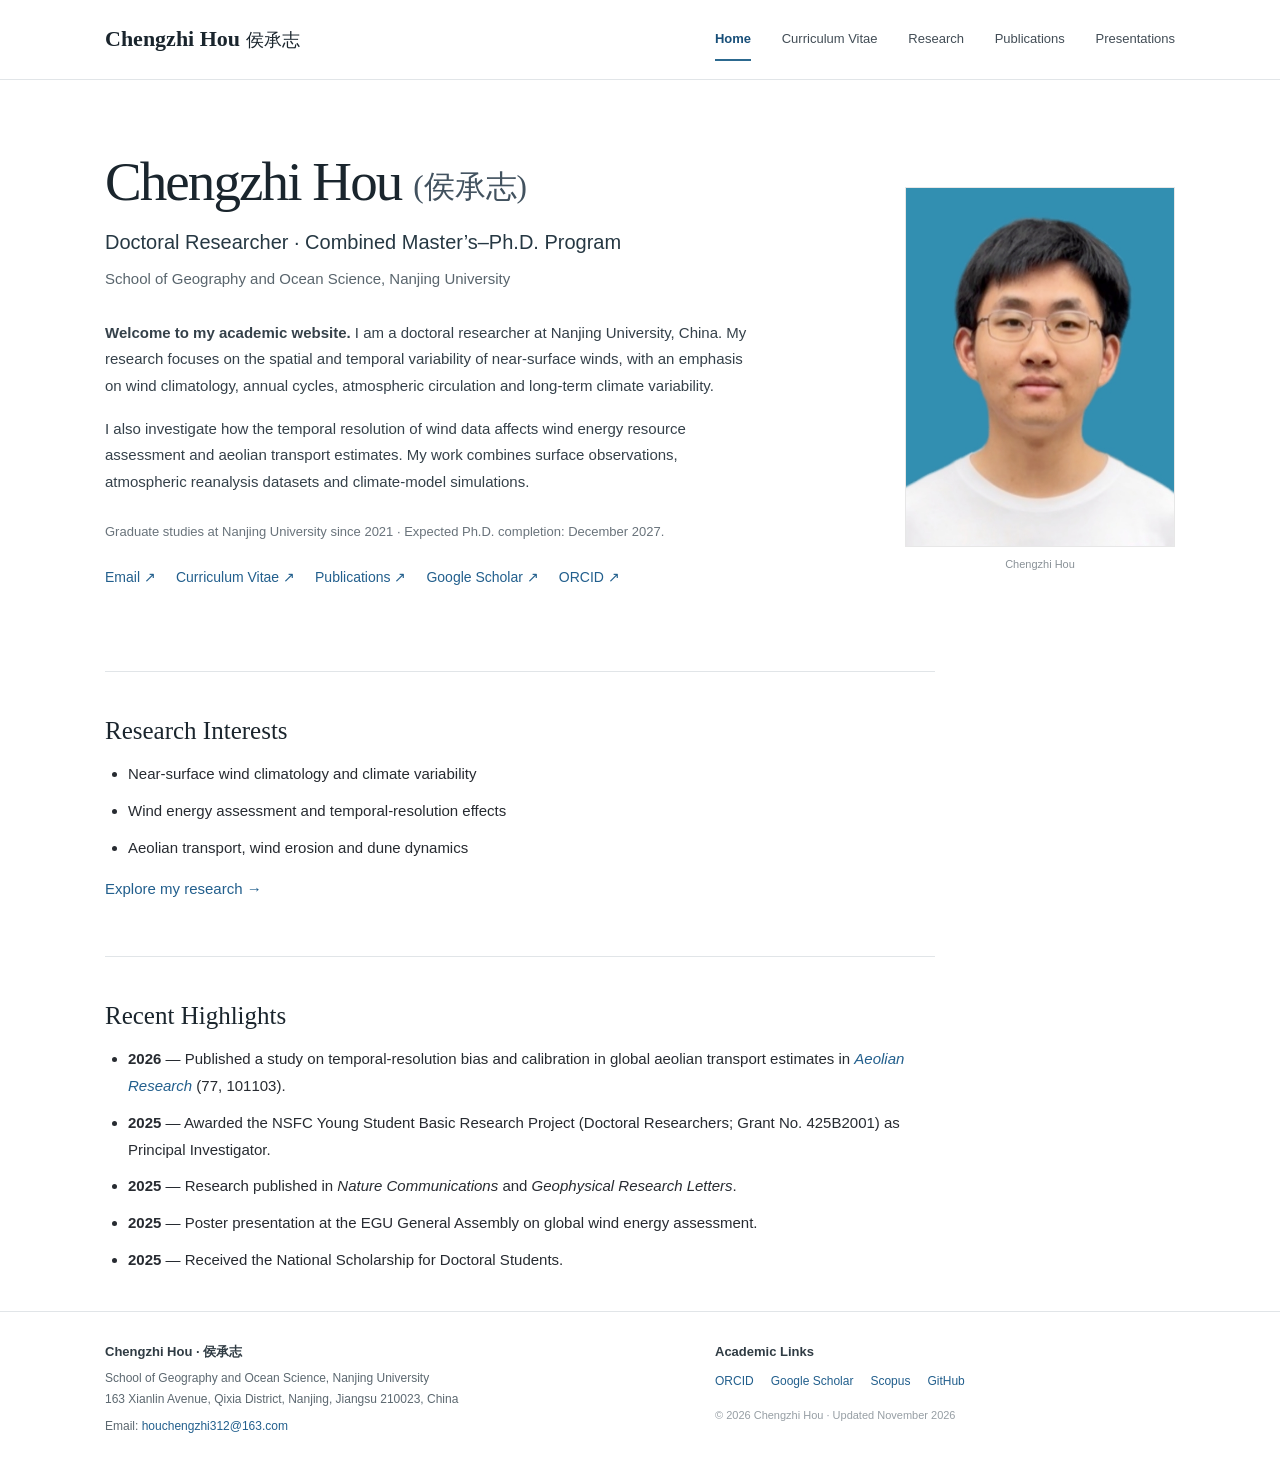
<file: index.html>
<!DOCTYPE html>
<html lang="en">
<head>
<meta charset="utf-8">
<meta name="viewport" content="width=device-width, initial-scale=1">
<meta name="theme-color" content="#ffffff">
<meta name="author" content="Chengzhi Hou">
<meta name="robots" content="index, follow, max-image-preview:large">
<meta name="description" content="Official academic homepage of Chengzhi Hou (侯承志), doctoral researcher at Nanjing University. Research in near-surface wind climatology, climate variability, wind energy and aeolian processes.">
<link rel="canonical" href="https://chengzhihou.github.io/">
<meta property="og:site_name" content="Chengzhi Hou | Nanjing University">
<meta property="og:type" content="profile">
<meta property="og:title" content="Chengzhi Hou (侯承志) | Nanjing University | Wind Climatology">
<meta property="og:description" content="Official academic homepage of Chengzhi Hou (侯承志), doctoral researcher at Nanjing University. Research in near-surface wind climatology, climate variability, wind energy and aeolian processes.">
<meta property="og:url" content="https://chengzhihou.github.io/">
<meta property="og:image" content="https://chengzhihou.github.io/assets/chengzhi-hou.jpg">
<meta property="og:image:alt" content="Chengzhi Hou, doctoral researcher at Nanjing University">
<meta name="twitter:card" content="summary_large_image">
<meta name="twitter:title" content="Chengzhi Hou (侯承志) | Nanjing University | Wind Climatology">
<meta name="twitter:description" content="Official academic homepage of Chengzhi Hou (侯承志), doctoral researcher at Nanjing University. Research in near-surface wind climatology, climate variability, wind energy and aeolian processes.">
<title>Chengzhi Hou (侯承志) | Nanjing University | Wind Climatology</title>
<link rel="icon" type="image/svg+xml" href="./assets/favicon.svg">
<link rel="stylesheet" href="./assets/styles.css">
<script type="application/ld+json">{"@context":"https://schema.org","@graph":[{"@type":"Person","@id":"https://chengzhihou.github.io/#chengzhi-hou","name":"Chengzhi Hou","givenName":"Chengzhi","familyName":"Hou","alternateName":"侯承志","url":"https://chengzhihou.github.io/","image":"https://chengzhihou.github.io/assets/chengzhi-hou.jpg","jobTitle":"Doctoral Researcher","affiliation":{"@type":"CollegeOrUniversity","name":"Nanjing University","url":"https://www.nju.edu.cn/"},"sameAs":["https://orcid.org/0000-0002-6966-904X","https://scholar.google.com/citations?user=AGvn68sAAAAJ","https://www.scopus.com/authid/detail.uri?authorId=57992245100"],"knowsAbout":["near-surface wind climatology","climate variability","wind energy assessment","aeolian transport","ERA5 atmospheric reanalysis"]},{"@type":"WebSite","@id":"https://chengzhihou.github.io/#website","name":"Chengzhi Hou Academic Website","url":"https://chengzhihou.github.io/","inLanguage":"en","about":{"@id":"https://chengzhihou.github.io/#chengzhi-hou"}}]}</script>
</head>
<body>
<a class="skip" href="#main">Skip to main content</a>
<header class="site-header"><div class="container header-inner"><a class="brand" href="./">Chengzhi Hou <span lang="zh-CN" style="font-family:'Noto Serif SC','Songti SC',serif;font-weight:normal;font-size:.8em;">侯承志</span></a><nav class="nav" aria-label="Main navigation"><a href="./" aria-current="page">Home</a>
<a href="./curriculum-vitae/">Curriculum Vitae</a>
<a href="./research/">Research</a>
<a href="./publications/">Publications</a>
<a href="./presentations/">Presentations</a></nav></div></header>
<main id="main">
<div class="container">
  <section class="home-hero" aria-labelledby="home-title"><div class="home-hero-inner">
    <div>
      <h1 id="home-title" class="name">Chengzhi Hou <span class="cn" lang="zh-CN">(侯承志)</span></h1>
      <p class="role">Doctoral Researcher · Combined Master’s–Ph.D. Program</p>
      <p class="institution">School of Geography and Ocean Science, Nanjing University</p>
      <p class="intro"><span class="lead">Welcome to my academic website.</span> I am a doctoral researcher at Nanjing University, China. My research focuses on the spatial and temporal variability of near-surface winds, with an emphasis on wind climatology, annual cycles, atmospheric circulation and long-term climate variability.</p>
      <p class="intro">I also investigate how the temporal resolution of wind data affects wind energy resource assessment and aeolian transport estimates. My work combines surface observations, atmospheric reanalysis datasets and climate-model simulations.</p>
      <p class="hero-note">Graduate studies at Nanjing University since 2021 · Expected Ph.D. completion: December 2027.</p>
      <div class="link-row"><a href="mailto:houchengzhi312@163.com">Email ↗</a><a href="./curriculum-vitae/">Curriculum Vitae ↗</a><a href="./publications/">Publications ↗</a><a href="https://scholar.google.com/citations?user=AGvn68sAAAAJ" target="_blank" rel="noopener noreferrer">Google Scholar ↗</a><a href="https://orcid.org/0000-0002-6966-904X" target="_blank" rel="noopener noreferrer">ORCID ↗</a></div>
    </div>
    <figure class="portrait-wrap"><img class="portrait" src="./assets/chengzhi-hou.jpg" alt="Portrait provided by Chengzhi Hou" width="480" height="640"><figcaption class="portrait-caption">Chengzhi Hou</figcaption></figure>
  </div></section>
  <div class="separator"></div>
  <section class="home-section"><h2 class="section-title">Research Interests</h2>
    <ul class="small-list"><li>Near-surface wind climatology and climate variability</li><li>Wind energy assessment and temporal-resolution effects</li><li>Aeolian transport, wind erosion and dune dynamics</li></ul>
    <p><a href="./research/">Explore my research →</a></p>
  </section>
  <div class="separator"></div>
  <section class="home-section"><h2 class="section-title">Recent Highlights</h2>
    <ul class="small-list"><li><strong>2026</strong> — Published a study on temporal-resolution bias and calibration in global aeolian transport estimates in <em><a href="https://doi.org/10.1016/j.aeolia.2026.101103" target="_blank" rel="noopener noreferrer">Aeolian Research</a></em> (77, 101103).</li><li><strong>2025</strong> — Awarded the NSFC Young Student Basic Research Project (Doctoral Researchers; Grant No. 425B2001) as Principal Investigator.</li><li><strong>2025</strong> — Research published in <em>Nature Communications</em> and <em>Geophysical Research Letters</em>.</li><li><strong>2025</strong> — Poster presentation at the EGU General Assembly on global wind energy assessment.</li><li><strong>2025</strong> — Received the National Scholarship for Doctoral Students.</li></ul>
  </section>
</div>
</main>
<footer class="footer"><div class="container footer-inner">
  <div><strong>Chengzhi Hou · 侯承志</strong><p>School of Geography and Ocean Science, Nanjing University<br>163 Xianlin Avenue, Qixia District, Nanjing, Jiangsu 210023, China</p><p>Email: <a href="mailto:houchengzhi312@163.com">houchengzhi312@163.com</a></p></div>
  <div><strong>Academic Links</strong><div class="foot-links"><a href="https://orcid.org/0000-0002-6966-904X" target="_blank" rel="noopener noreferrer">ORCID</a><a href="https://scholar.google.com/citations?user=AGvn68sAAAAJ" target="_blank" rel="noopener noreferrer">Google Scholar</a><a href="https://www.scopus.com/authid/detail.uri?authorId=57992245100" target="_blank" rel="noopener noreferrer">Scopus</a><a href="https://github.com/chengzhihou" target="_blank" rel="noopener noreferrer">GitHub</a></div><p class="last">© 2026 Chengzhi Hou · Updated November 2026</p></div>
</div></footer>
</body></html>
</file>
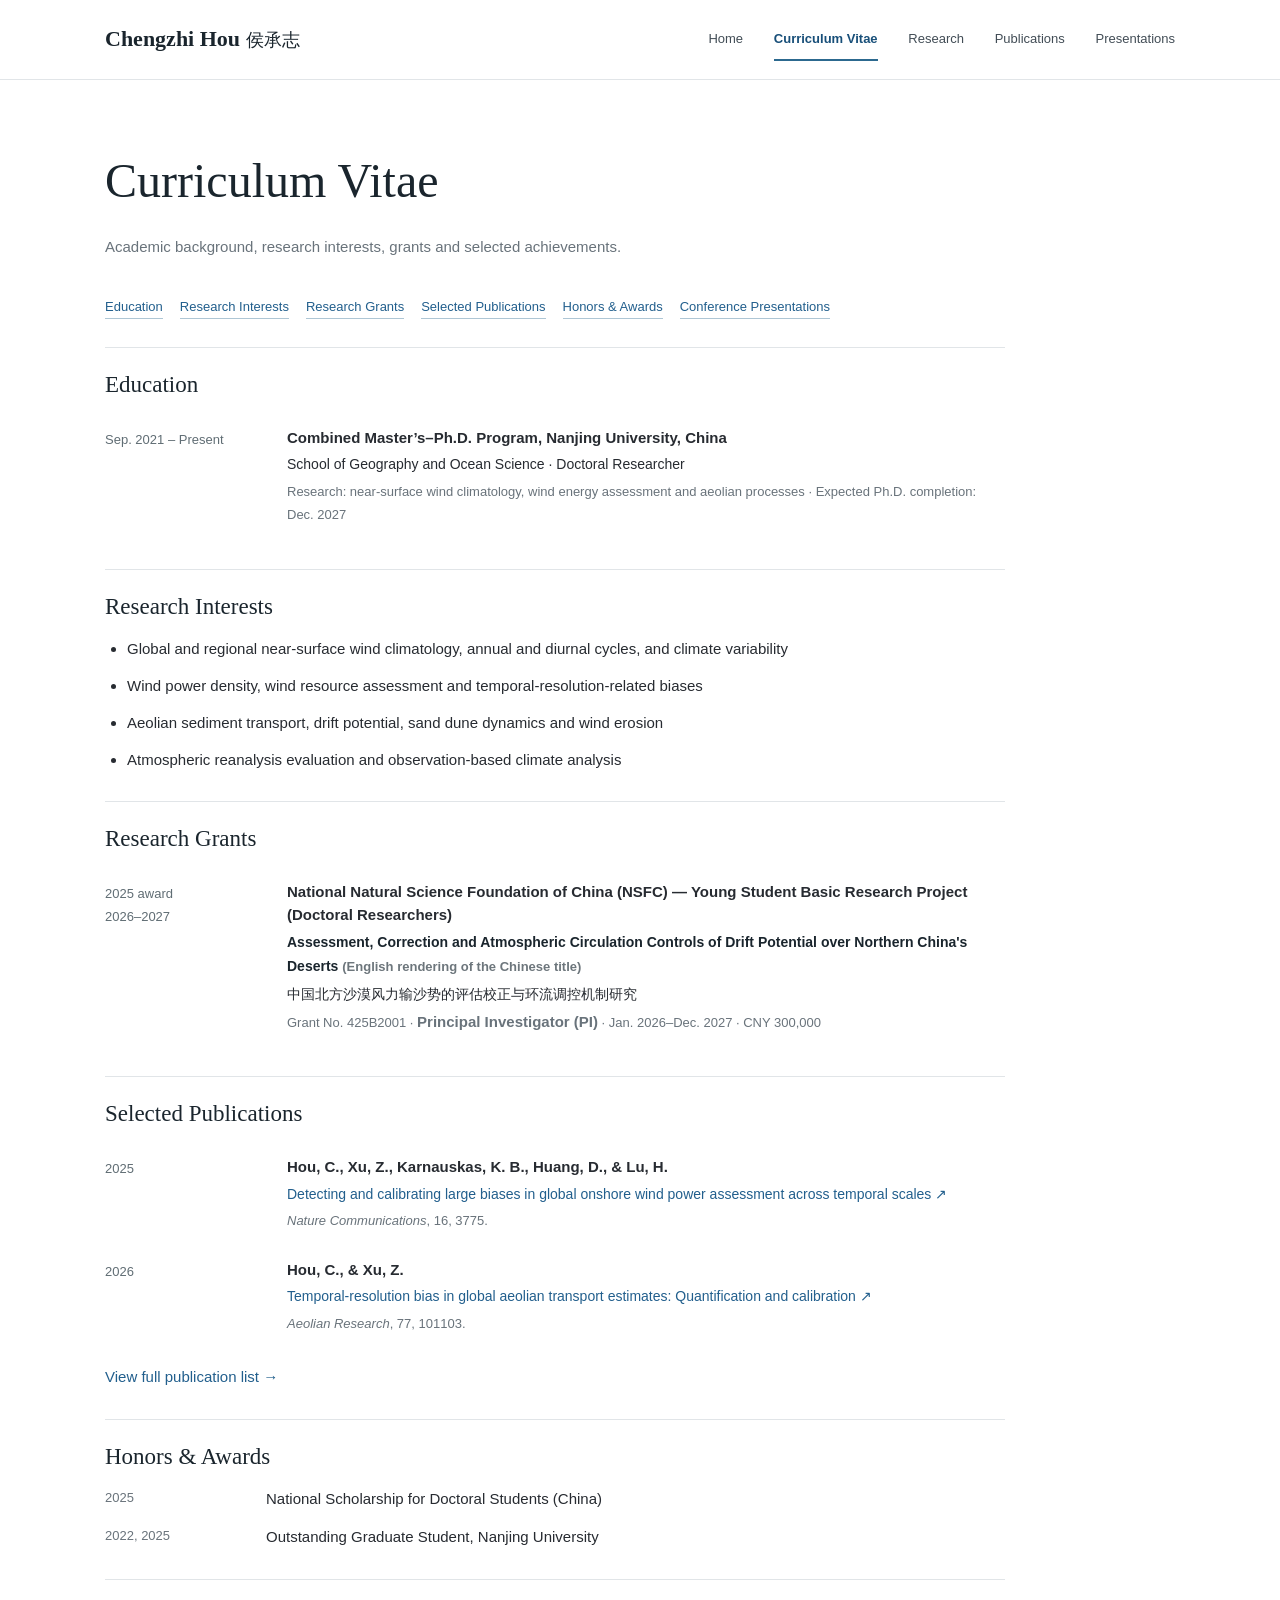
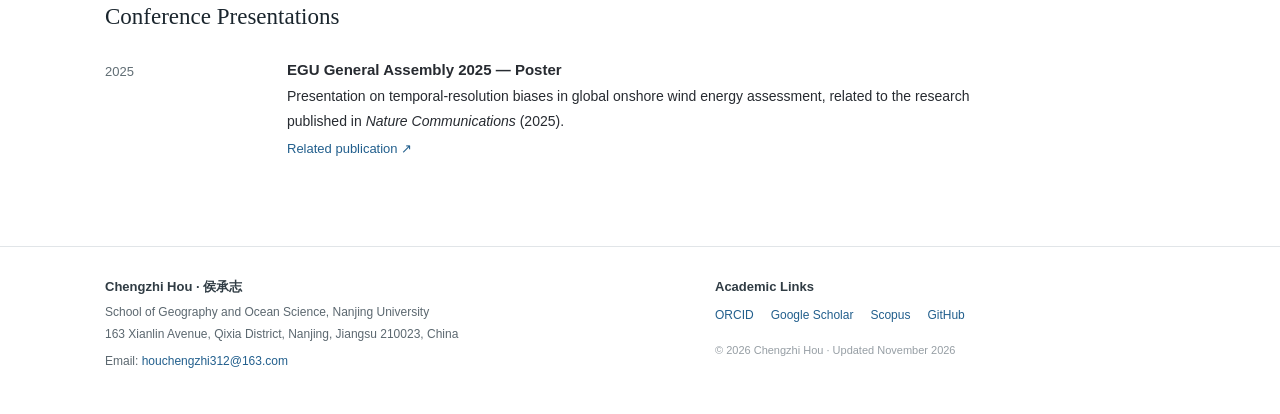
<file: curriculum-vitae/index.html>
<!DOCTYPE html>
<html lang="en">
<head>
<meta charset="utf-8">
<meta name="viewport" content="width=device-width, initial-scale=1">
<meta name="theme-color" content="#ffffff">
<meta name="author" content="Chengzhi Hou">
<meta name="robots" content="index, follow, max-image-preview:large">
<meta name="description" content="Curriculum vitae of Chengzhi Hou: education at Nanjing University, NSFC research grant as principal investigator, academic awards and conference presentations.">
<link rel="canonical" href="https://chengzhihou.github.io/curriculum-vitae/">
<meta property="og:site_name" content="Chengzhi Hou | Nanjing University">
<meta property="og:type" content="website">
<meta property="og:title" content="Curriculum Vitae | Chengzhi Hou | Nanjing University">
<meta property="og:description" content="Curriculum vitae of Chengzhi Hou: education at Nanjing University, NSFC research grant as principal investigator, academic awards and conference presentations.">
<meta property="og:url" content="https://chengzhihou.github.io/curriculum-vitae/">
<meta property="og:image" content="https://chengzhihou.github.io/assets/chengzhi-hou.jpg">
<meta property="og:image:alt" content="Chengzhi Hou, doctoral researcher at Nanjing University">
<meta name="twitter:card" content="summary_large_image">
<meta name="twitter:title" content="Curriculum Vitae | Chengzhi Hou | Nanjing University">
<meta name="twitter:description" content="Curriculum vitae of Chengzhi Hou: education at Nanjing University, NSFC research grant as principal investigator, academic awards and conference presentations.">
<title>Curriculum Vitae | Chengzhi Hou | Nanjing University</title>
<link rel="icon" type="image/svg+xml" href="../assets/favicon.svg">
<link rel="stylesheet" href="../assets/styles.css">

</head>
<body>
<a class="skip" href="#main">Skip to main content</a>
<header class="site-header"><div class="container header-inner"><a class="brand" href="../">Chengzhi Hou <span lang="zh-CN" style="font-family:'Noto Serif SC','Songti SC',serif;font-weight:normal;font-size:.8em;">侯承志</span></a><nav class="nav" aria-label="Main navigation"><a href="../">Home</a>
<a href="../curriculum-vitae/" aria-current="page">Curriculum Vitae</a>
<a href="../research/">Research</a>
<a href="../publications/">Publications</a>
<a href="../presentations/">Presentations</a></nav></div></header>
<main id="main">
<div class="container">
  <div class="page-head"><h1>Curriculum Vitae</h1><p>Academic background, research interests, grants and selected achievements.</p></div>
  <nav class="cv-quicklinks" aria-label="CV sections"><a href="#education">Education</a><a href="#research-interests">Research Interests</a><a href="#grants">Research Grants</a><a href="#selected-publications">Selected Publications</a><a href="#honors">Honors &amp; Awards</a><a href="#conference-presentations">Conference Presentations</a></nav>
  <div class="cv-body">
    <section class="cv-section" id="education"><h2>Education</h2>
      <div class="cv-entry"><div class="entry-date">Sep. 2021 – Present</div><div class="entry-body"><strong>Combined Master’s–Ph.D. Program, Nanjing University, China</strong><p>School of Geography and Ocean Science · Doctoral Researcher</p><p class="muted">Research: near-surface wind climatology, wind energy assessment and aeolian processes · Expected Ph.D. completion: Dec. 2027</p></div></div>
    </section>
    <section class="cv-section" id="research-interests"><h2>Research Interests</h2>
      <ul><li>Global and regional near-surface wind climatology, annual and diurnal cycles, and climate variability</li><li>Wind power density, wind resource assessment and temporal-resolution-related biases</li><li>Aeolian sediment transport, drift potential, sand dune dynamics and wind erosion</li><li>Atmospheric reanalysis evaluation and observation-based climate analysis</li></ul>
    </section>
    <section class="cv-section" id="grants"><h2>Research Grants</h2>
      <div class="cv-entry"><div class="entry-date">2025 award<br>2026–2027</div><div class="entry-body"><strong>National Natural Science Foundation of China (NSFC) — Young Student Basic Research Project (Doctoral Researchers)</strong>
        <p class="grant-title">Assessment, Correction and Atmospheric Circulation Controls of Drift Potential over Northern China's Deserts <span class="subtext">(English rendering of the Chinese title)</span></p>
        <p lang="zh-CN">中国北方沙漠风力输沙势的评估校正与环流调控机制研究</p>
        <p class="muted">Grant No. 425B2001 · <strong style="display:inline;">Principal Investigator (PI)</strong> · Jan. 2026–Dec. 2027 · CNY 300,000</p></div></div>
    </section>
    <section class="cv-section" id="selected-publications"><h2>Selected Publications</h2>
      <div class="cv-entry"><div class="entry-date">2025</div><div class="entry-body"><strong>Hou, C., Xu, Z., Karnauskas, K. B., Huang, D., &amp; Lu, H.</strong><p><a href="https://doi.org/10.1038/s41467-025-59195-2" target="_blank" rel="noopener noreferrer">Detecting and calibrating large biases in global onshore wind power assessment across temporal scales ↗</a></p><p class="muted"><em>Nature Communications</em>, 16, 3775.</p></div></div>
      <div class="cv-entry"><div class="entry-date">2026</div><div class="entry-body"><strong>Hou, C., &amp; Xu, Z.</strong><p><a href="https://doi.org/10.1016/j.aeolia.2026.101103" target="_blank" rel="noopener noreferrer">Temporal-resolution bias in global aeolian transport estimates: Quantification and calibration ↗</a></p><p class="muted"><em>Aeolian Research</em>, 77, 101103.</p></div></div>
      <p><a href="../publications/">View full publication list →</a></p>
    </section>
    <section class="cv-section" id="honors"><h2>Honors &amp; Awards</h2>
      <div class="simple-row"><span>2025</span><div>National Scholarship for Doctoral Students (China)</div></div>
      <div class="simple-row"><span>2022, 2025</span><div>Outstanding Graduate Student, Nanjing University</div></div>
    </section>
    <section class="cv-section" id="conference-presentations"><h2>Conference Presentations</h2>
      <div class="cv-entry"><div class="entry-date">2025</div><div class="entry-body"><strong>EGU General Assembly 2025 — Poster</strong><p>Presentation on temporal-resolution biases in global onshore wind energy assessment, related to the research published in <em>Nature Communications</em> (2025).</p><p class="muted"><a href="https://doi.org/10.1038/s41467-025-59195-2" target="_blank" rel="noopener noreferrer">Related publication ↗</a></p></div></div>
    </section>
  </div>
</div>
</main>
<footer class="footer"><div class="container footer-inner">
  <div><strong>Chengzhi Hou · 侯承志</strong><p>School of Geography and Ocean Science, Nanjing University<br>163 Xianlin Avenue, Qixia District, Nanjing, Jiangsu 210023, China</p><p>Email: <a href="mailto:houchengzhi312@163.com">houchengzhi312@163.com</a></p></div>
  <div><strong>Academic Links</strong><div class="foot-links"><a href="https://orcid.org/0000-0002-6966-904X" target="_blank" rel="noopener noreferrer">ORCID</a><a href="https://scholar.google.com/citations?user=AGvn68sAAAAJ" target="_blank" rel="noopener noreferrer">Google Scholar</a><a href="https://www.scopus.com/authid/detail.uri?authorId=57992245100" target="_blank" rel="noopener noreferrer">Scopus</a><a href="https://github.com/chengzhihou" target="_blank" rel="noopener noreferrer">GitHub</a></div><p class="last">© 2026 Chengzhi Hou · Updated November 2026</p></div>
</div></footer>
</body></html>
</file>
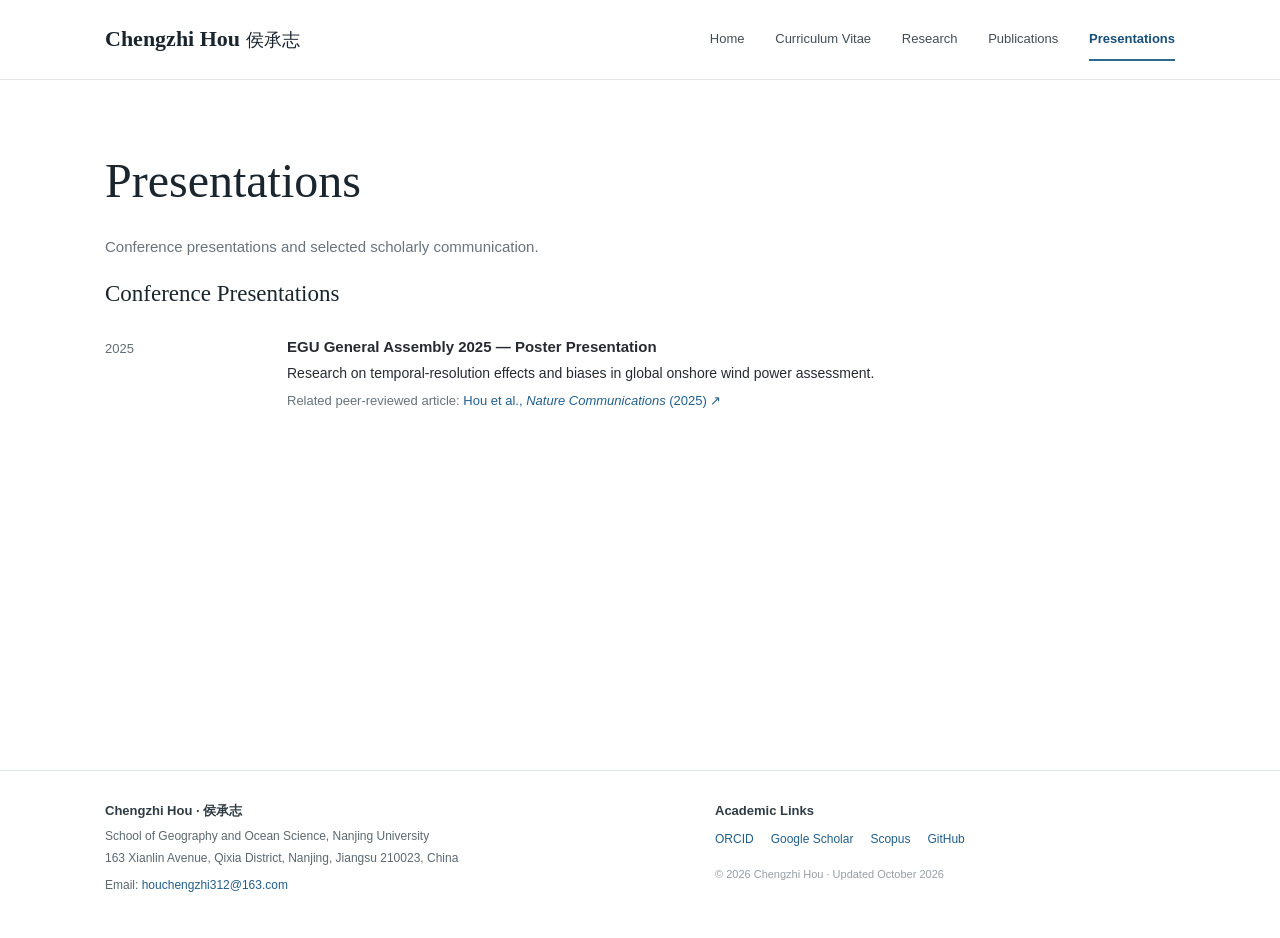
<file: presentations/index.html>
<!DOCTYPE html>
<html lang="en">
<head>
<meta charset="utf-8">
<meta name="viewport" content="width=device-width, initial-scale=1">
<meta name="theme-color" content="#ffffff">
<meta name="author" content="Chengzhi Hou">
<meta name="robots" content="index, follow, max-image-preview:large">
<meta name="description" content="Conference presentations of Chengzhi Hou, including the EGU 2025 poster associated with research on temporal-resolution biases in global onshore wind power assessment.">
<link rel="canonical" href="https://chengzhihou.github.io/presentations/">
<meta property="og:site_name" content="Chengzhi Hou | Nanjing University">
<meta property="og:type" content="website">
<meta property="og:title" content="Presentations | Chengzhi Hou | EGU 2025">
<meta property="og:description" content="Conference presentations of Chengzhi Hou, including the EGU 2025 poster associated with research on temporal-resolution biases in global onshore wind power assessment.">
<meta property="og:url" content="https://chengzhihou.github.io/presentations/">
<meta property="og:image" content="https://chengzhihou.github.io/assets/chengzhi-hou.jpg">
<meta property="og:image:alt" content="Chengzhi Hou, doctoral researcher at Nanjing University">
<meta name="twitter:card" content="summary_large_image">
<meta name="twitter:title" content="Presentations | Chengzhi Hou | EGU 2025">
<meta name="twitter:description" content="Conference presentations of Chengzhi Hou, including the EGU 2025 poster associated with research on temporal-resolution biases in global onshore wind power assessment.">
<title>Presentations | Chengzhi Hou | EGU 2025</title>
<link rel="icon" type="image/svg+xml" href="../assets/favicon.svg">
<link rel="stylesheet" href="../assets/styles.css">

</head>
<body>
<a class="skip" href="#main">Skip to main content</a>
<header class="site-header"><div class="container header-inner"><a class="brand" href="../">Chengzhi Hou <span lang="zh-CN" style="font-family:'Noto Serif SC','Songti SC',serif;font-weight:normal;font-size:.8em;">侯承志</span></a><nav class="nav" aria-label="Main navigation"><a href="../">Home</a>
<a href="../curriculum-vitae/">Curriculum Vitae</a>
<a href="../research/">Research</a>
<a href="../publications/">Publications</a>
<a href="../presentations/" aria-current="page">Presentations</a></nav></div></header>
<main id="main">
<div class="container"><div class="page-head"><h1>Presentations</h1><p>Conference presentations and selected scholarly communication.</p></div><div class="page-content">
  <section class="cv-section" style="border-top:0;margin-top:0;padding-top:0;"><h2>Conference Presentations</h2>
      <div class="cv-entry"><div class="entry-date">2025</div><div class="entry-body"><strong>EGU General Assembly 2025 — Poster Presentation</strong><p>Research on temporal-resolution effects and biases in global onshore wind power assessment.</p><p class="muted">Related peer-reviewed article: <a href="https://doi.org/10.1038/s41467-025-59195-2" target="_blank" rel="noopener noreferrer">Hou et al., <em>Nature Communications</em> (2025) ↗</a></p></div></div>
    </section>
</div></div>
</main>
<footer class="footer"><div class="container footer-inner">
  <div><strong>Chengzhi Hou · 侯承志</strong><p>School of Geography and Ocean Science, Nanjing University<br>163 Xianlin Avenue, Qixia District, Nanjing, Jiangsu 210023, China</p><p>Email: <a href="mailto:houchengzhi312@163.com">houchengzhi312@163.com</a></p></div>
  <div><strong>Academic Links</strong><div class="foot-links"><a href="https://orcid.org/0000-0002-6966-904X" target="_blank" rel="noopener noreferrer">ORCID</a><a href="https://scholar.google.com/citations?user=AGvn68sAAAAJ" target="_blank" rel="noopener noreferrer">Google Scholar</a><a href="https://www.scopus.com/authid/detail.uri?authorId=57992245100" target="_blank" rel="noopener noreferrer">Scopus</a><a href="https://github.com/chengzhihou" target="_blank" rel="noopener noreferrer">GitHub</a></div><p class="last">© 2026 Chengzhi Hou · Updated October 2026</p></div>
</div></footer>
</body></html>
</file>
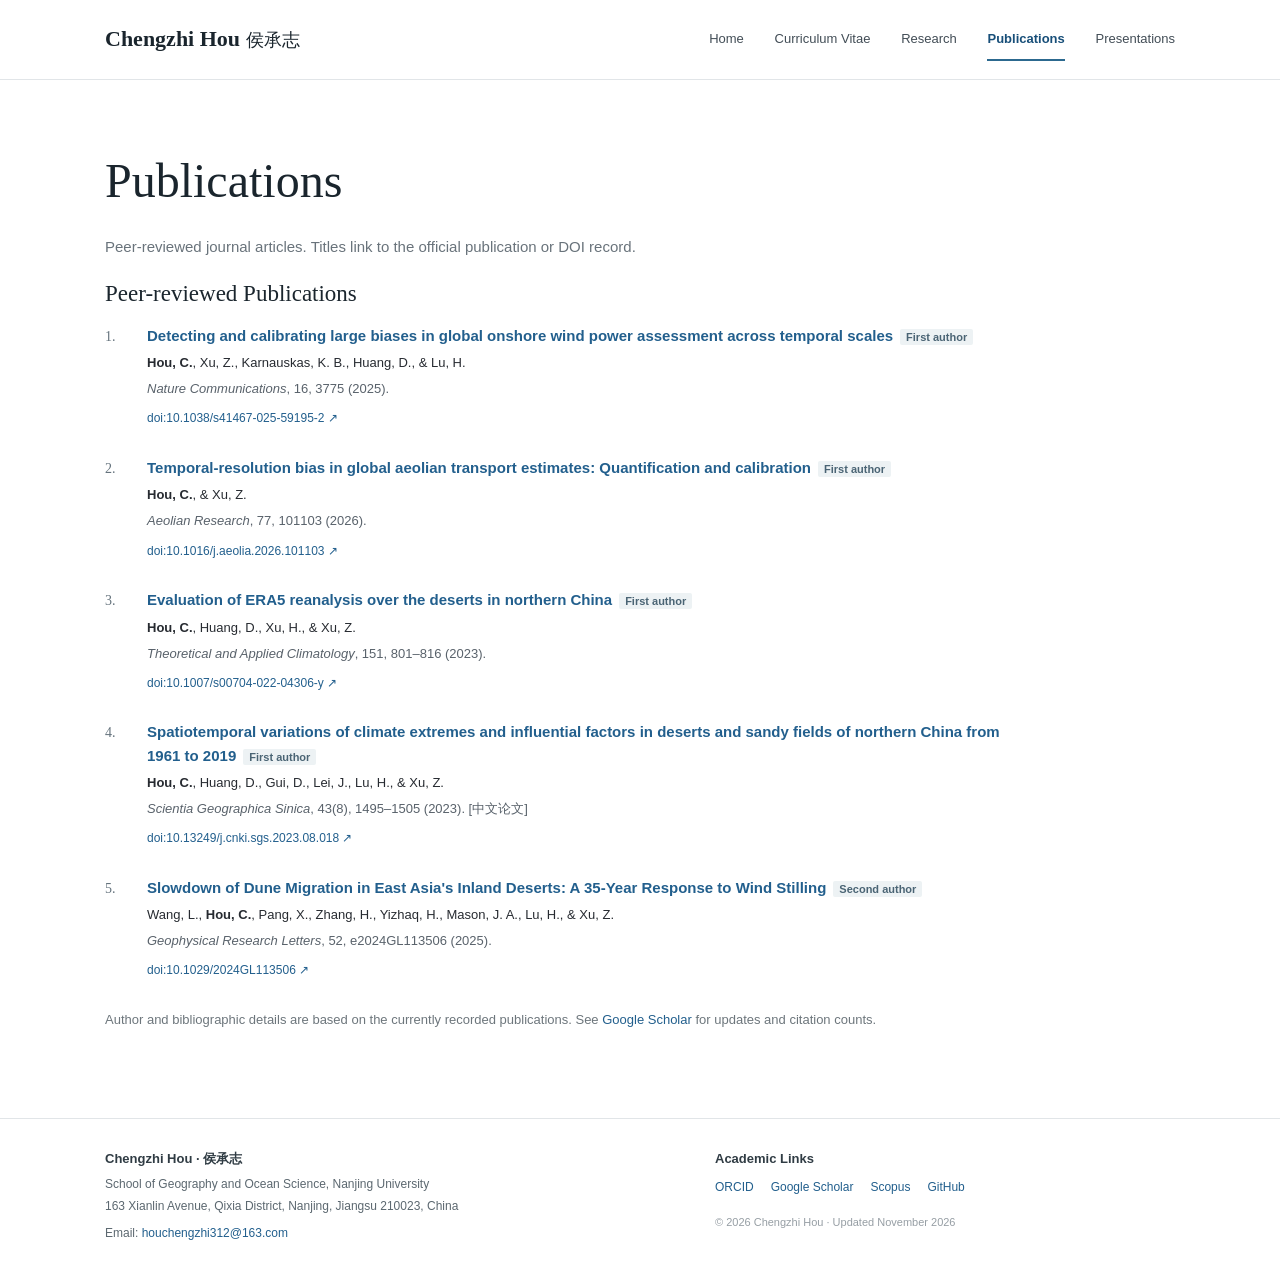
<file: publications/index.html>
<!DOCTYPE html>
<html lang="en">
<head>
<meta charset="utf-8">
<meta name="viewport" content="width=device-width, initial-scale=1">
<meta name="theme-color" content="#ffffff">
<meta name="author" content="Chengzhi Hou">
<meta name="robots" content="index, follow, max-image-preview:large">
<meta name="description" content="Research publications by Chengzhi Hou on global wind energy assessment, aeolian transport, temporal-resolution bias, wind climatology and atmospheric reanalysis.">
<link rel="canonical" href="https://chengzhihou.github.io/publications/">
<meta property="og:site_name" content="Chengzhi Hou | Nanjing University">
<meta property="og:type" content="website">
<meta property="og:title" content="Publications | Chengzhi Hou | Aeolian Research, Nature Communications and GRL">
<meta property="og:description" content="Research publications by Chengzhi Hou on global wind energy assessment, aeolian transport, temporal-resolution bias, wind climatology and atmospheric reanalysis.">
<meta property="og:url" content="https://chengzhihou.github.io/publications/">
<meta property="og:image" content="https://chengzhihou.github.io/assets/chengzhi-hou.jpg">
<meta property="og:image:alt" content="Chengzhi Hou, doctoral researcher at Nanjing University">
<meta name="twitter:card" content="summary_large_image">
<meta name="twitter:title" content="Publications | Chengzhi Hou | Aeolian Research, Nature Communications and GRL">
<meta name="twitter:description" content="Research publications by Chengzhi Hou on global wind energy assessment, aeolian transport, temporal-resolution bias, wind climatology and atmospheric reanalysis.">
<title>Publications | Chengzhi Hou | Aeolian Research, Nature Communications and GRL</title>
<link rel="icon" type="image/svg+xml" href="../assets/favicon.svg">
<link rel="stylesheet" href="../assets/styles.css">

</head>
<body>
<a class="skip" href="#main">Skip to main content</a>
<header class="site-header"><div class="container header-inner"><a class="brand" href="../">Chengzhi Hou <span lang="zh-CN" style="font-family:'Noto Serif SC','Songti SC',serif;font-weight:normal;font-size:.8em;">侯承志</span></a><nav class="nav" aria-label="Main navigation"><a href="../">Home</a>
<a href="../curriculum-vitae/">Curriculum Vitae</a>
<a href="../research/">Research</a>
<a href="../publications/" aria-current="page">Publications</a>
<a href="../presentations/">Presentations</a></nav></div></header>
<main id="main">
<div class="container"><div class="page-head"><h1>Publications</h1><p>Peer-reviewed journal articles. Titles link to the official publication or DOI record.</p></div>
<div class="page-content">
  <section class="cv-section" style="border-top:0;margin-top:0;padding-top:0;"><h2>Peer-reviewed Publications</h2>
    <div class="paper"><span class="paper-num">1.</span><div class="paper-main"><h3><a href="https://doi.org/10.1038/s41467-025-59195-2" target="_blank" rel="noopener noreferrer">Detecting and calibrating large biases in global onshore wind power assessment across temporal scales</a><span class="mark">First author</span></h3><p class="coauth"><strong>Hou, C.</strong>, Xu, Z., Karnauskas, K. B., Huang, D., &amp; Lu, H.</p><p class="meta"><em>Nature Communications</em>, 16, 3775 (2025).</p><a class="doi" href="https://doi.org/10.1038/s41467-025-59195-2" target="_blank" rel="noopener noreferrer">doi:10.1038/s41467-025-59195-2 ↗</a></div></div>
    <div class="paper"><span class="paper-num">2.</span><div class="paper-main"><h3><a href="https://doi.org/10.1016/j.aeolia.2026.101103" target="_blank" rel="noopener noreferrer">Temporal-resolution bias in global aeolian transport estimates: Quantification and calibration</a><span class="mark">First author</span></h3><p class="coauth"><strong>Hou, C.</strong>, &amp; Xu, Z.</p><p class="meta"><em>Aeolian Research</em>, 77, 101103 (2026).</p><a class="doi" href="https://doi.org/10.1016/j.aeolia.2026.101103" target="_blank" rel="noopener noreferrer">doi:10.1016/j.aeolia.2026.101103 ↗</a></div></div>
    <div class="paper"><span class="paper-num">3.</span><div class="paper-main"><h3><a href="https://doi.org/10.1007/s00704-022-04306-y" target="_blank" rel="noopener noreferrer">Evaluation of ERA5 reanalysis over the deserts in northern China</a><span class="mark">First author</span></h3><p class="coauth"><strong>Hou, C.</strong>, Huang, D., Xu, H., &amp; Xu, Z.</p><p class="meta"><em>Theoretical and Applied Climatology</em>, 151, 801–816 (2023).</p><a class="doi" href="https://doi.org/10.1007/s00704-022-04306-y" target="_blank" rel="noopener noreferrer">doi:10.1007/s00704-022-04306-y ↗</a></div></div>
    <div class="paper"><span class="paper-num">4.</span><div class="paper-main"><h3><a href="https://doi.org/10.13249/j.cnki.sgs.2023.08.018" target="_blank" rel="noopener noreferrer">Spatiotemporal variations of climate extremes and influential factors in deserts and sandy fields of northern China from 1961 to 2019</a><span class="mark">First author</span></h3><p class="coauth"><strong>Hou, C.</strong>, Huang, D., Gui, D., Lei, J., Lu, H., &amp; Xu, Z.</p><p class="meta"><em>Scientia Geographica Sinica</em>, 43(8), 1495–1505 (2023). <span lang="zh-CN">[中文论文]</span></p><a class="doi" href="https://doi.org/10.13249/j.cnki.sgs.2023.08.018" target="_blank" rel="noopener noreferrer">doi:10.13249/j.cnki.sgs.2023.08.018 ↗</a></div></div>
    <div class="paper"><span class="paper-num">5.</span><div class="paper-main"><h3><a href="https://doi.org/10.1029/2024GL113506" target="_blank" rel="noopener noreferrer">Slowdown of Dune Migration in East Asia's Inland Deserts: A 35-Year Response to Wind Stilling</a><span class="mark">Second author</span></h3><p class="coauth">Wang, L., <strong>Hou, C.</strong>, Pang, X., Zhang, H., Yizhaq, H., Mason, J. A., Lu, H., &amp; Xu, Z.</p><p class="meta"><em>Geophysical Research Letters</em>, 52, e2024GL113506 (2025).</p><a class="doi" href="https://doi.org/10.1029/2024GL113506" target="_blank" rel="noopener noreferrer">doi:10.1029/2024GL113506 ↗</a></div></div>
  </section>
  <p class="subtext">Author and bibliographic details are based on the currently recorded publications. See <a href="https://scholar.google.com/citations?user=AGvn68sAAAAJ" target="_blank" rel="noopener noreferrer">Google Scholar</a> for updates and citation counts.</p>
</div></div>
</main>
<footer class="footer"><div class="container footer-inner">
  <div><strong>Chengzhi Hou · 侯承志</strong><p>School of Geography and Ocean Science, Nanjing University<br>163 Xianlin Avenue, Qixia District, Nanjing, Jiangsu 210023, China</p><p>Email: <a href="mailto:houchengzhi312@163.com">houchengzhi312@163.com</a></p></div>
  <div><strong>Academic Links</strong><div class="foot-links"><a href="https://orcid.org/0000-0002-6966-904X" target="_blank" rel="noopener noreferrer">ORCID</a><a href="https://scholar.google.com/citations?user=AGvn68sAAAAJ" target="_blank" rel="noopener noreferrer">Google Scholar</a><a href="https://www.scopus.com/authid/detail.uri?authorId=57992245100" target="_blank" rel="noopener noreferrer">Scopus</a><a href="https://github.com/chengzhihou" target="_blank" rel="noopener noreferrer">GitHub</a></div><p class="last">© 2026 Chengzhi Hou · Updated November 2026</p></div>
</div></footer>
</body></html>
</file>
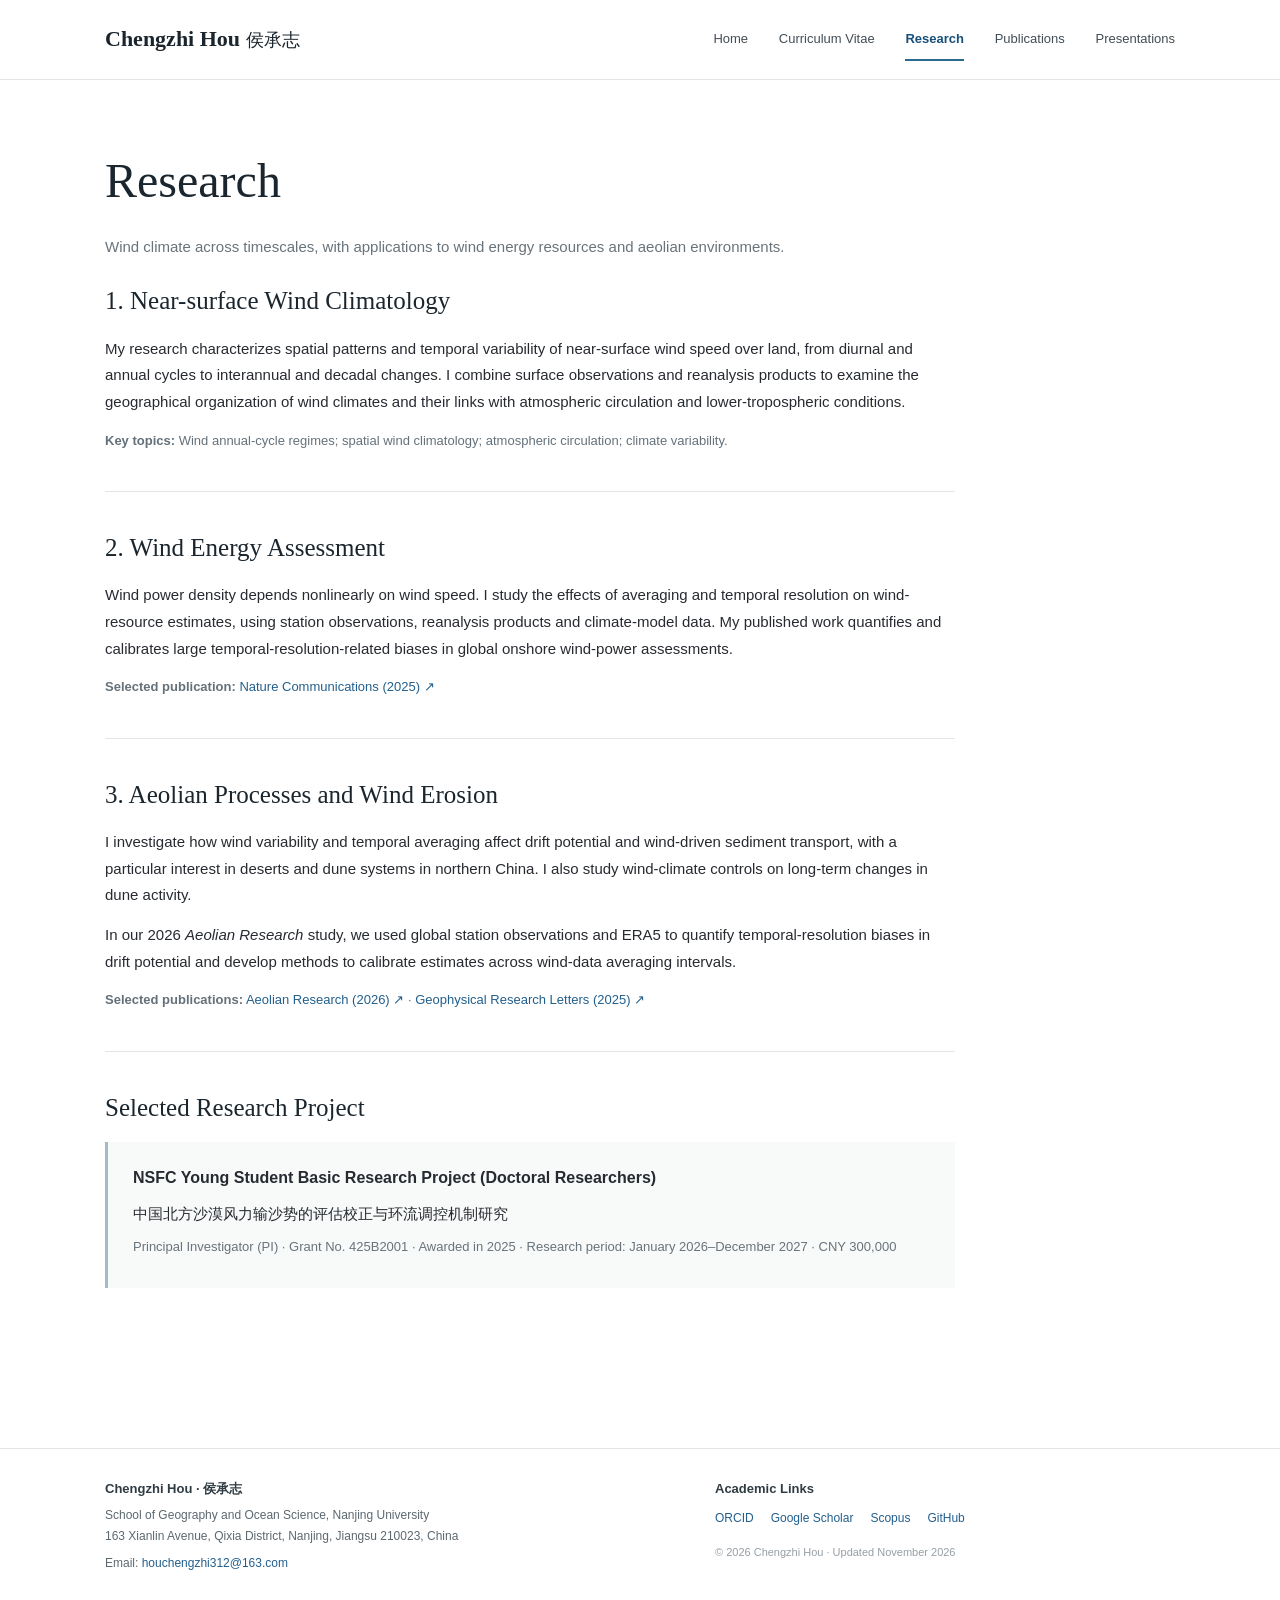
<file: research/index.html>
<!DOCTYPE html>
<html lang="en">
<head>
<meta charset="utf-8">
<meta name="viewport" content="width=device-width, initial-scale=1">
<meta name="theme-color" content="#ffffff">
<meta name="author" content="Chengzhi Hou">
<meta name="robots" content="index, follow, max-image-preview:large">
<meta name="description" content="Research interests of Chengzhi Hou: global near-surface wind climate, wind energy assessment, atmospheric reanalysis, temporal-resolution effects and aeolian transport.">
<link rel="canonical" href="https://chengzhihou.github.io/research/">
<meta property="og:site_name" content="Chengzhi Hou | Nanjing University">
<meta property="og:type" content="website">
<meta property="og:title" content="Research | Chengzhi Hou | Wind Climatology and Aeolian Processes">
<meta property="og:description" content="Research interests of Chengzhi Hou: global near-surface wind climate, wind energy assessment, atmospheric reanalysis, temporal-resolution effects and aeolian transport.">
<meta property="og:url" content="https://chengzhihou.github.io/research/">
<meta property="og:image" content="https://chengzhihou.github.io/assets/chengzhi-hou.jpg">
<meta property="og:image:alt" content="Chengzhi Hou, doctoral researcher at Nanjing University">
<meta name="twitter:card" content="summary_large_image">
<meta name="twitter:title" content="Research | Chengzhi Hou | Wind Climatology and Aeolian Processes">
<meta name="twitter:description" content="Research interests of Chengzhi Hou: global near-surface wind climate, wind energy assessment, atmospheric reanalysis, temporal-resolution effects and aeolian transport.">
<title>Research | Chengzhi Hou | Wind Climatology and Aeolian Processes</title>
<link rel="icon" type="image/svg+xml" href="../assets/favicon.svg">
<link rel="stylesheet" href="../assets/styles.css">

</head>
<body>
<a class="skip" href="#main">Skip to main content</a>
<header class="site-header"><div class="container header-inner"><a class="brand" href="../">Chengzhi Hou <span lang="zh-CN" style="font-family:'Noto Serif SC','Songti SC',serif;font-weight:normal;font-size:.8em;">侯承志</span></a><nav class="nav" aria-label="Main navigation"><a href="../">Home</a>
<a href="../curriculum-vitae/">Curriculum Vitae</a>
<a href="../research/" aria-current="page">Research</a>
<a href="../publications/">Publications</a>
<a href="../presentations/">Presentations</a></nav></div></header>
<main id="main">
<div class="container">
<div class="page-head"><h1>Research</h1><p>Wind climate across timescales, with applications to wind energy resources and aeolian environments.</p></div>
<div class="page-content">
  <section class="topic"><h2>1. Near-surface Wind Climatology</h2><p>My research characterizes spatial patterns and temporal variability of near-surface wind speed over land, from diurnal and annual cycles to interannual and decadal changes. I combine surface observations and reanalysis products to examine the geographical organization of wind climates and their links with atmospheric circulation and lower-tropospheric conditions.</p><p class="ref"><strong>Key topics:</strong> Wind annual-cycle regimes; spatial wind climatology; atmospheric circulation; climate variability.</p></section>
  <section class="topic"><h2>2. Wind Energy Assessment</h2><p>Wind power density depends nonlinearly on wind speed. I study the effects of averaging and temporal resolution on wind-resource estimates, using station observations, reanalysis products and climate-model data. My published work quantifies and calibrates large temporal-resolution-related biases in global onshore wind-power assessments.</p><p class="ref"><strong>Selected publication:</strong> <a href="https://doi.org/10.1038/s41467-025-59195-2" target="_blank" rel="noopener noreferrer">Nature Communications (2025) ↗</a></p></section>
  <section class="topic"><h2>3. Aeolian Processes and Wind Erosion</h2><p>I investigate how wind variability and temporal averaging affect drift potential and wind-driven sediment transport, with a particular interest in deserts and dune systems in northern China. I also study wind-climate controls on long-term changes in dune activity.</p><p>In our 2026 <em>Aeolian Research</em> study, we used global station observations and ERA5 to quantify temporal-resolution biases in drift potential and develop methods to calibrate estimates across wind-data averaging intervals.</p><p class="ref"><strong>Selected publications:</strong> <a href="https://doi.org/10.1016/j.aeolia.2026.101103" target="_blank" rel="noopener noreferrer">Aeolian Research (2026) ↗</a> · <a href="https://doi.org/10.1029/2024GL113506" target="_blank" rel="noopener noreferrer">Geophysical Research Letters (2025) ↗</a></p></section>
  <section class="topic"><h2>Selected Research Project</h2>
    <div class="project-spotlight"><h3>NSFC Young Student Basic Research Project (Doctoral Researchers)</h3>
      <p lang="zh-CN">中国北方沙漠风力输沙势的评估校正与环流调控机制研究</p>
      <p class="project-caption">Principal Investigator (PI) · Grant No. 425B2001 · Awarded in 2025 · Research period: January 2026–December 2027 · CNY 300,000</p></div>
  </section>
</div></div>
</main>
<footer class="footer"><div class="container footer-inner">
  <div><strong>Chengzhi Hou · 侯承志</strong><p>School of Geography and Ocean Science, Nanjing University<br>163 Xianlin Avenue, Qixia District, Nanjing, Jiangsu 210023, China</p><p>Email: <a href="mailto:houchengzhi312@163.com">houchengzhi312@163.com</a></p></div>
  <div><strong>Academic Links</strong><div class="foot-links"><a href="https://orcid.org/0000-0002-6966-904X" target="_blank" rel="noopener noreferrer">ORCID</a><a href="https://scholar.google.com/citations?user=AGvn68sAAAAJ" target="_blank" rel="noopener noreferrer">Google Scholar</a><a href="https://www.scopus.com/authid/detail.uri?authorId=57992245100" target="_blank" rel="noopener noreferrer">Scopus</a><a href="https://github.com/chengzhihou" target="_blank" rel="noopener noreferrer">GitHub</a></div><p class="last">© 2026 Chengzhi Hou · Updated November 2026</p></div>
</div></footer>
</body></html>
</file>
<file: assets/styles.css>
:root { --ink:#272b31; --heading:#1a252d; --muted:#69737b; --link:#225f8d; --line:#e1e5e8; --max:1070px; --soft:#f7f9fa; --white:#fff; --text-width:830px; }
*, *::before, *::after { box-sizing:border-box; }
html { scroll-behavior:smooth; scroll-padding-top:100px; }
body { margin:0; color:var(--ink); background:white; font-family:Arial,"Helvetica Neue", "Noto Sans SC", "Microsoft YaHei",sans-serif; font-size:15px; line-height:1.78; -webkit-font-smoothing:antialiased; }
a { color:var(--link); text-decoration:none; }
a:hover { text-decoration:underline; text-underline-offset:3px; }
a:focus-visible { outline:2px solid #236eaa; outline-offset:4px; }
.container { width:min(var(--max),calc(100% - 80px)); margin-inline:auto; }
.skip { position:absolute; top:-100px; left:12px; background:white; border:2px solid var(--link); padding:7px 13px; z-index:30; } .skip:focus { top:10px; }
.site-header { border-bottom:1px solid var(--line); background:#fff; position:sticky; top:0; z-index:15; }
.header-inner { min-height:79px; display:flex; gap:26px; justify-content:space-between; align-items:center; }
.brand { color:var(--heading); font-family:Georgia,"Noto Serif SC",serif; font-size:22px; font-weight:bold; line-height:1.12; white-space:nowrap; }
.brand:hover { text-decoration:none; }
.nav { display:flex; flex-wrap:wrap; gap:clamp(15px,2.4vw,35px); align-items:center; }
.nav a { font-size:13px; color:#424d56; padding:9px 0; border-bottom:2px solid transparent; }
.nav a[aria-current=page] { color:#184f79; font-weight:bold; border-bottom-color:#2c698f; }
.nav a:hover { color:#184f79; text-decoration:none; }
main { min-height:calc(100vh - 210px); }
.home-hero { padding:70px 0 45px; }
.home-hero-inner { display:grid; grid-template-columns:minmax(0,1.48fr) minmax(230px,.65fr); gap:65px; align-items:center; }
.name { margin:0 0 12px; font-size:clamp(39px,4.3vw,58px); line-height:1.15; letter-spacing:-.035em; font-family:Georgia, "Noto Serif SC",serif; color:var(--heading); font-weight:500; }
.name .cn { font-size:.57em; font-family:"Noto Serif SC", "Songti SC","SimSun",serif; letter-spacing:0; vertical-align:middle; font-weight:400; color:#42525f; }
.role { margin:0 0 5px; color:#263843; font-size:20px; font-weight:500; }
.institution { color:#59656d; font-size:15px; margin:0 0 27px; }
.intro { margin:0 0 16px; color:#35414a; max-width:650px; }
.intro .lead { font-weight:600; }
.hero-note { margin-top:24px; color:var(--muted); font-size:13px; }
.portrait-wrap { max-width:270px; width:100%; margin:0 0 0 auto; }
.portrait { display:block; width:100%; height:auto; aspect-ratio:3/4; object-fit:cover; border:1px solid #e7e7e7; background:white; }
.portrait-caption { text-align:center; color:#899197; font-size:11px; margin:8px 0 0; }
.home-section { padding:29px 0 24px; max-width:var(--text-width); }
.section-title { font-family:Georgia,"Noto Serif SC",serif; font-weight:500; color:var(--heading); font-size:25px; margin:0 0 14px; line-height:1.3; }
.small-list { margin:7px 0 14px; padding-left:23px; }
.small-list li { margin-bottom:10px; }
.link-row { display:flex; flex-wrap:wrap; gap:10px 20px; margin:22px 0; align-items:center; font-size:14px; }
.link-row a { color:var(--link); }
.separator { height:1px; background:var(--line); max-width:var(--text-width); margin:14px 0; }
.page-head { padding:58px 0 18px; }
.page-head h1 { font-family:Georgia,"Noto Serif SC",serif; font-size:clamp(35px,4vw,48px); font-weight:500; color:var(--heading); margin:0 0 11px; }
.page-head p { margin:0; color:var(--muted); max-width:750px; }
.cv-quicklinks { margin:16px 0 25px; display:flex; flex-wrap:wrap; gap:7px 17px; max-width:940px; font-size:13px; }
.cv-quicklinks a { display:inline-block; border-bottom:1px solid #aec6d5; }
.cv-body { padding-bottom:72px; }
.cv-section { max-width:900px; border-top:1px solid var(--line); padding-top:22px; margin-top:28px; scroll-margin-top:104px; }
.cv-section h2 { color:var(--heading); font-family:Georgia,"Noto Serif SC",serif; font-weight:500; font-size:23px; line-height:1.3; margin:0 0 15px; }
.cv-section ul { margin:0 0 4px; padding-left:22px; }
.cv-section li { margin:0 0 10px; }
.cv-entry { display:grid; grid-template-columns:160px minmax(0,1fr); gap:22px; padding:11px 0; }
.entry-date { color:#606d74; font-size:13px; padding-top:2px; }
.entry-body strong { display:block; line-height:1.55; font-size:15px; font-weight:600; }
.entry-body p { margin:3px 0; font-size:14px; }
.entry-body .muted { color:var(--muted); font-size:13px; }
.placeholder { color:#87939b; font-size:13px; font-style:italic; }
.simple-row { display:grid; grid-template-columns:145px minmax(0,1fr); gap:16px; margin-bottom:11px; }
.simple-row > span:first-child { color:var(--muted); font-size:13px; }
.subtext { color:#6d767c; font-size:13px; }
.grant-title { color:var(--heading); font-weight:600; font-size:15px; }
.paper { display:grid; grid-template-columns:30px minmax(0,1fr); gap:12px; margin:0 0 25px; max-width:950px; }
.paper-num { font-family:Georgia,serif; color:#65737d; font-size:14px; padding-top:1px; }
.paper-main { min-width:0; }
.paper h3 { font-size:15px; line-height:1.55; font-weight:600; margin:0 0 5px; }
.paper p { margin:0 0 4px; line-height:1.7; }
.paper .meta { color:#59626b; font-size:13px; }
.paper .coauth { font-size:13px; }
.paper .doi { font-size:12px; }
.paper .mark { font-size:11px; background:#edf2f4; color:#4a6474; padding:2px 6px; margin-left:7px; border-radius:2px; white-space:nowrap; }
.topic { max-width:850px; padding-bottom:26px; margin-bottom:34px; border-bottom:1px solid var(--line); }
.topic:last-child { border-bottom:0; }
.topic h2 { font-family:Georgia,"Noto Serif SC",serif; font-size:25px; color:var(--heading); font-weight:500; margin:0 0 12px; }
.topic p { margin:0 0 13px; }
.topic .ref { font-size:13px; color:#65717a; }
.page-content { padding-bottom:74px; }
.project-caption { color:var(--muted); font-size:13px; }
.project-spotlight { padding:22px 25px; border-left:3px solid #a4bac7; background:#f8f9f9; margin:12px 0 26px; max-width:870px; }
.project-spotlight h3 { margin:0 0 8px; font-size:16px; font-weight:600; }
.project-spotlight p { margin:0 0 8px; }
.footer { border-top:1px solid var(--line); padding:28px 0 36px; }
.footer-inner { display:grid; grid-template-columns:1.25fr 1fr; gap:35px; color:#5c6870; font-size:12px; }
.footer strong { font-size:13px; color:#303c44; }
.footer p { margin:4px 0 6px; }
.footer .foot-links { display:flex; flex-wrap:wrap; gap:8px 17px; margin-top:7px; }
.footer a { color:var(--link); }
.footer .last { margin:14px 0 0; font-size:11px; color:#969ea4; }
@media(max-width:840px) { .container { width:calc(100% - 52px); } .home-hero-inner { gap:25px; grid-template-columns:minmax(0,1fr) 200px; } .portrait-wrap { max-width:200px; } .header-inner { flex-direction:column; align-items:flex-start; gap:4px; padding:13px 0 8px; } .nav { gap:13px 24px; } .nav a { padding:5px 0; } html { scroll-padding-top:130px; } }
@media(max-width:610px) { .container { width:calc(100% - 34px); } .site-header { position:static; } .header-inner { gap:9px; padding:16px 0 13px; } .brand { font-size:21px; } .nav { gap:10px 17px; } .nav a { font-size:12px; } .home-hero { padding:38px 0 28px; } .home-hero-inner { display:flex; flex-direction:column; align-items:stretch; gap:30px; } .home-hero-inner > div:first-child { order:2; } .portrait-wrap { order:1; margin-left:0; max-width:180px; } .portrait-caption { text-align:left; } .name { font-size:37px; } .role { font-size:18px; } .intro { font-size:14px; } .page-head { padding:34px 0 12px; } .page-head h1 { font-size:34px; } .cv-section { margin-top:24px; padding-top:19px; } .cv-entry { grid-template-columns:1fr; gap:2px; } .simple-row { grid-template-columns:1fr; gap:0; } .paper { gap:10px; } .footer-inner { grid-template-columns:1fr; gap:16px; } .footer { padding:25px 0 35px; } }
@media print { .site-header,.footer,.cv-quicklinks {display:none;} .container{width:100%;} .cv-entry{break-inside:avoid;} a {color:#000;} }
</file>
